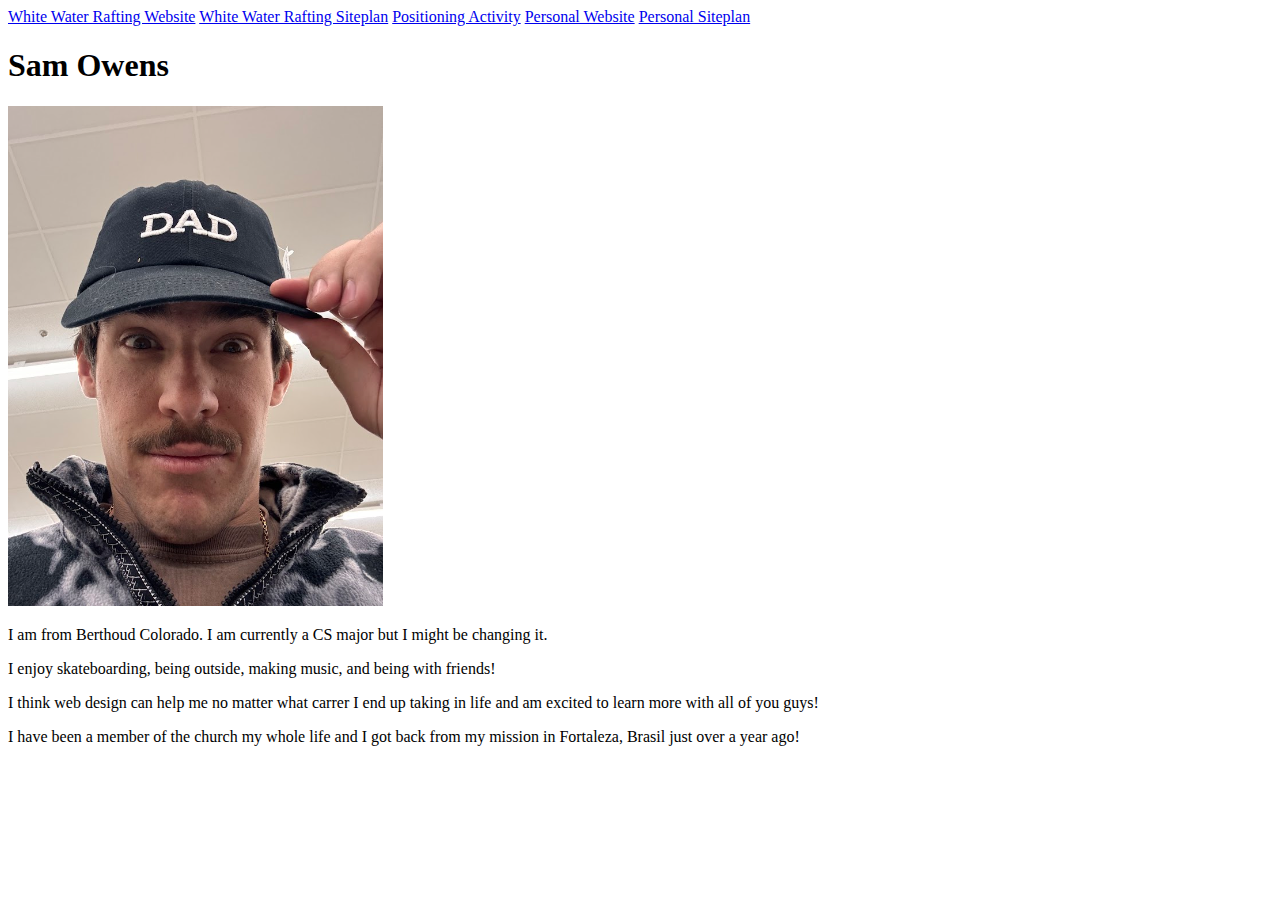
<file: about_me/index.html>
<!DOCTYPE html>
<title>WDD130 | Home</title> 
<nav>
    <a href="wwr/index.html">White Water Rafting Website</a>
    <a href="wwr/site-plan-rafting.html">White Water Rafting Siteplan</a>
    <a href="positioning.html">Positioning Activity</a>
    <a href="#">Personal Website</a>
    <a href="#">Personal Siteplan</a>
</nav>
<html>
<head>
    <title>Sam Owens</title>
</head>
<body>

    <h1> Sam Owens</h1>

    <img src="dadpic.jpg" alt="image of me" height="500">

    <p> I am from Berthoud Colorado. I am currently a CS major but I might be changing it.<p>
   <p >I enjoy skateboarding, being outside, making music, and being with friends!<p>
   <p> I think web design can help me no matter what carrer I end up taking in life and am excited to learn more with all of you guys!<p>
    <p>I have been a member of the church my whole life and I got back from my mission in Fortaleza, Brasil just over a year ago!<p> 
</body>
</file>
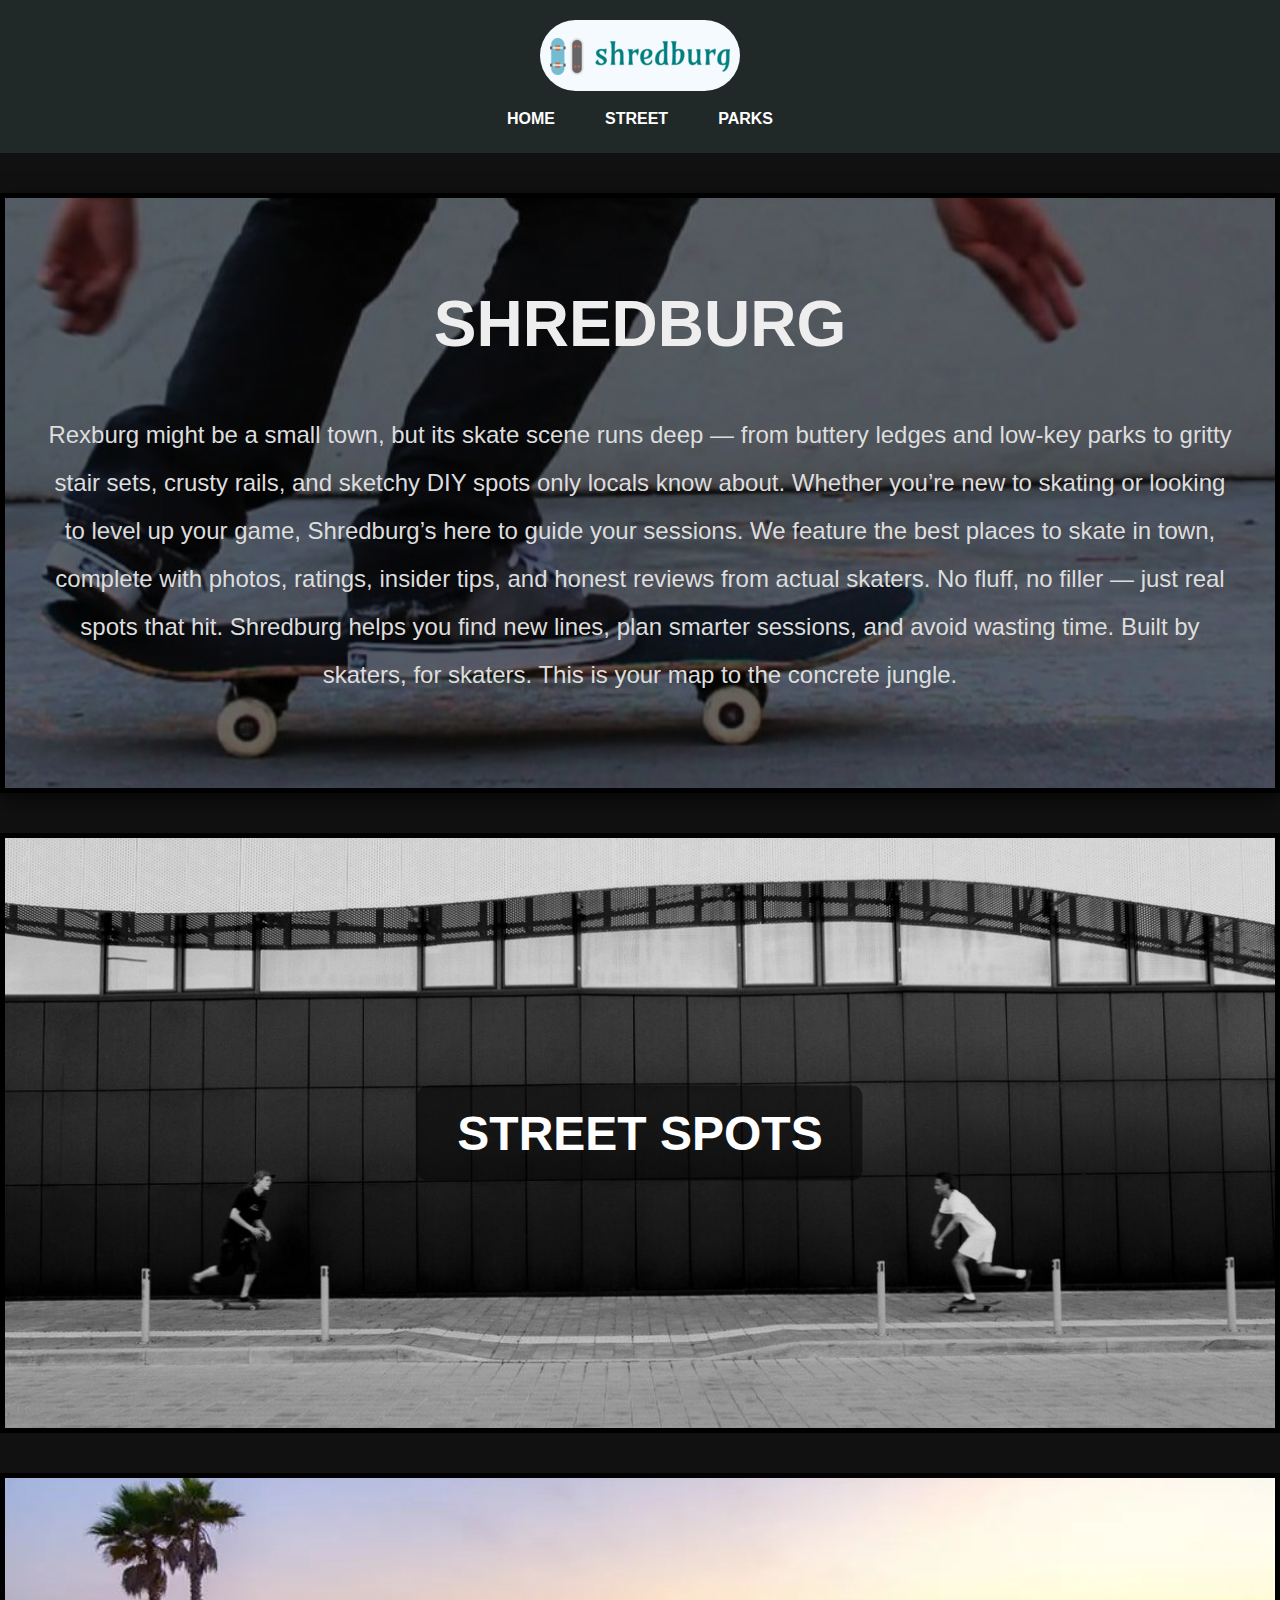
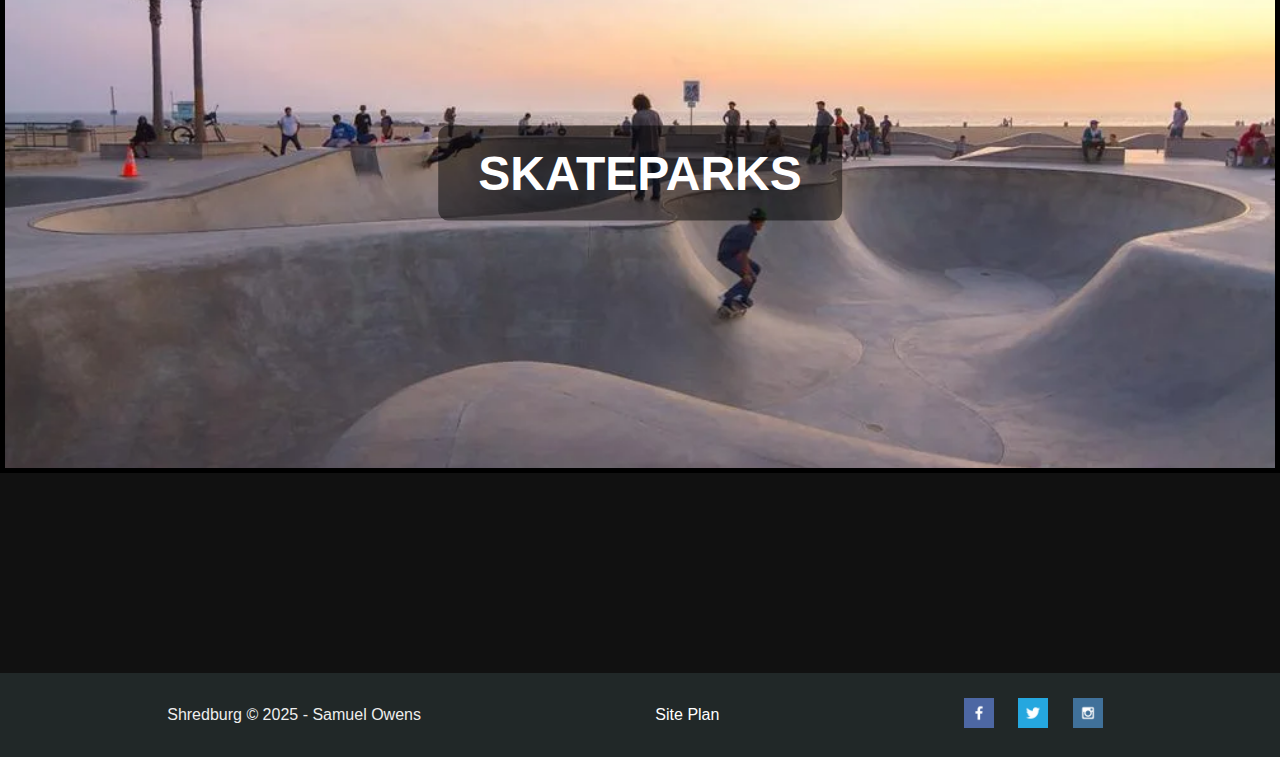
<file: s8/index.html>
<!DOCTYPE html>
<html lang="en">
<head>
  <meta charset="UTF-8" />
  <meta name="viewport" content="width=device-width, initial-scale=1.0"/>
  <title>Shredburd | Home</title>
  <link rel="stylesheet" href="styles/styles.css" />
</head>

<body>
  <header>
    <a id="logo" href="index.html">
      <img class="logo" src="images/shredburg_logo.png" alt="shredburg logo" />
    </a>
    <nav class="links">
      <a id="home" href="index.html">HOME</a>
      <a id="street" href="street.html">STREET</a>
      <a id="parks" href="parks.html">PARKS</a>
    </nav>
  </header>

  <div class="hero-banner">
    <div class="hero-overlay">
      <h1>SHREDBURG</h1>
      <p>
        Rexburg might be a small town, but its skate scene runs deep — from buttery ledges and low-key parks to gritty stair sets, crusty rails, and sketchy DIY spots only locals know about. Whether you’re new to skating or looking to level up your game, Shredburg’s here to guide your sessions.

We feature the best places to skate in town, complete with photos, ratings, insider tips, and honest reviews from actual skaters. No fluff, no filler — just real spots that hit.

Shredburg helps you find new lines, plan smarter sessions, and avoid wasting time. Built by skaters, for skaters. This is your map to the concrete jungle.      </p>
    </div>
  </div>

  <a href="street.html" class="street-banner">
    <img src="images/rsz_landscape_skaters.jpg" alt="Skaters in the street" />
    <h2>STREET SPOTS</h2>
  </a>

  <a href="parks.html" class="selectpark">
    <img src="images/selectpark.webp" alt="skatepark" />
    <h2>SKATEPARKS</h2>
  </a>

  <footer>
    <p>Shredburg &copy; 2025 - Samuel Owens</p>
    <p><a href="site-plan.html">Site Plan</a></p>
    <div class="social">
      <a href="https://facebook.com" target="_blank">
        <img src="images/facebook.png" alt="fb icon" />
      </a>
      <a href="https://twitter.com" target="_blank">
        <img src="images/twitter.png" alt="twitter icon" />
      </a>
      <a href="https://instagram.com" target="_blank">
        <img src="images/instagram.png" alt="instagram icon" />
      </a>
    </div>
  </footer>
</body>
</html>
</file>
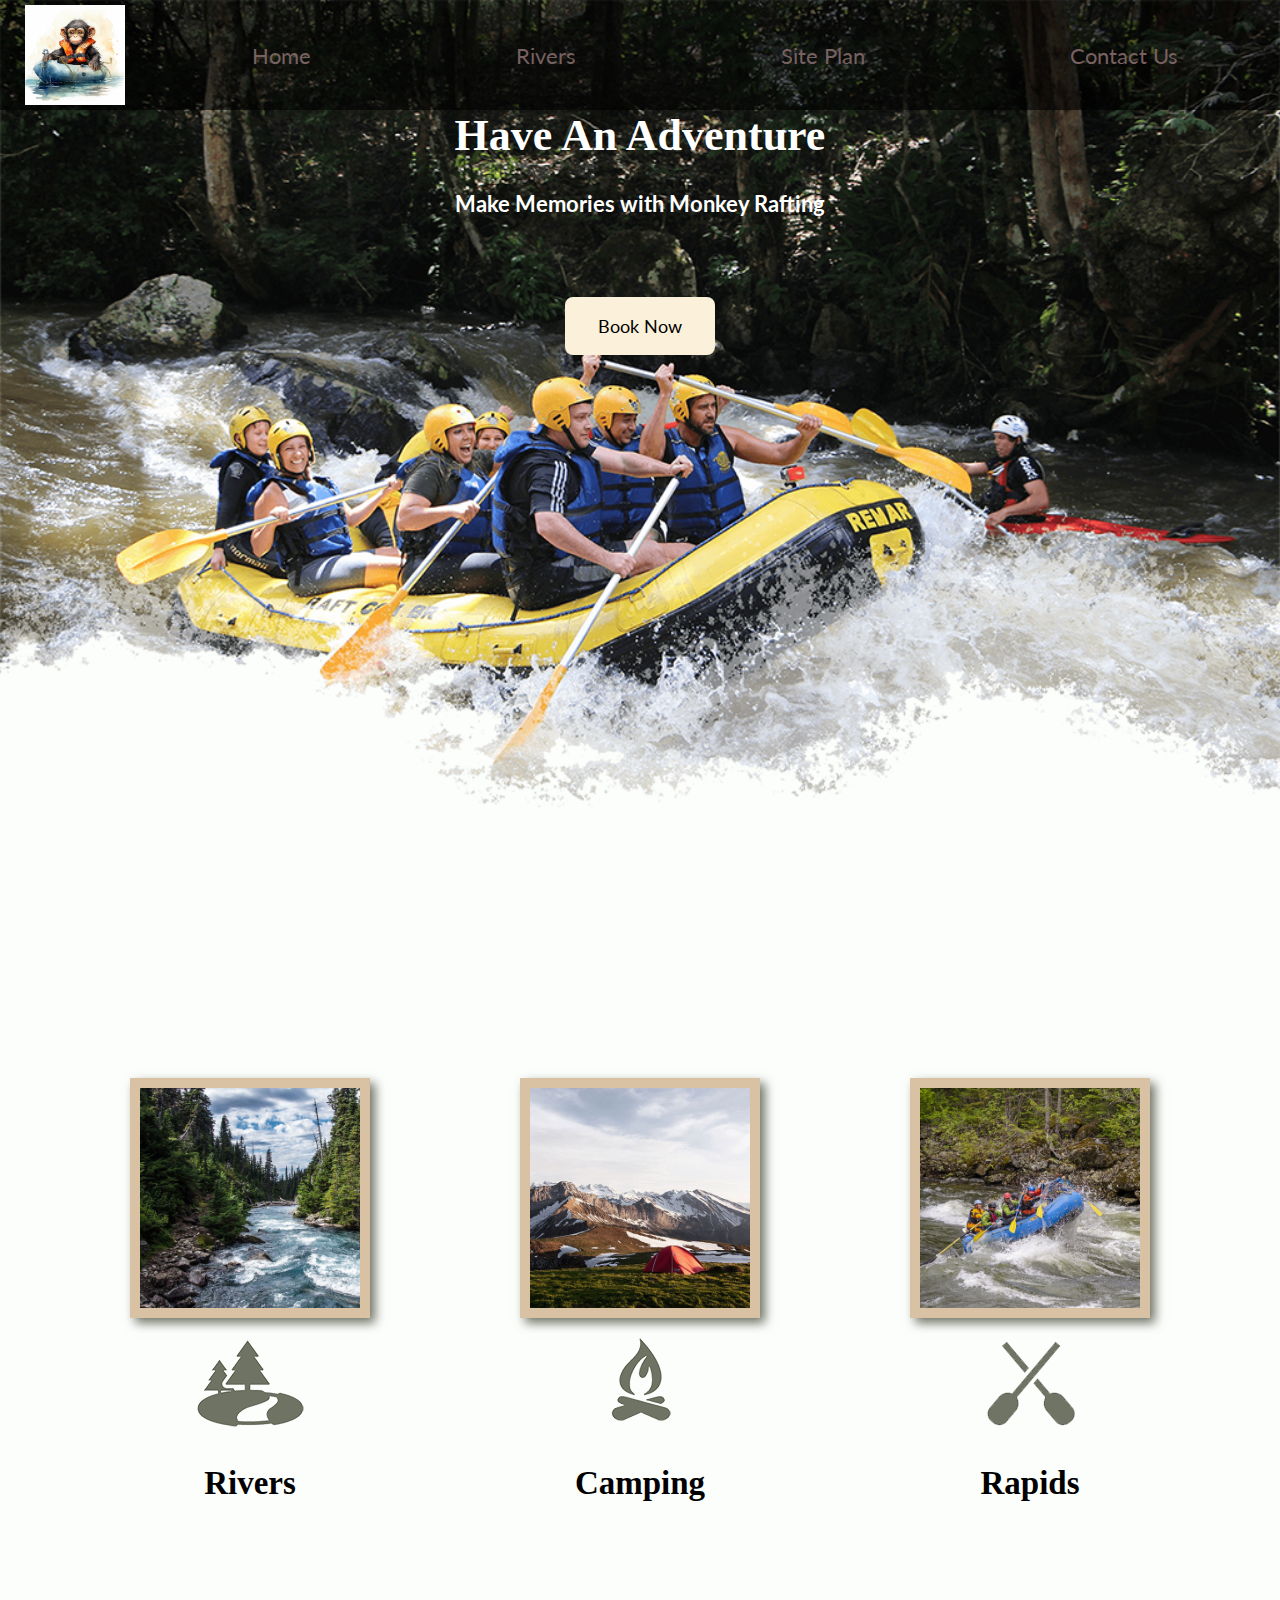
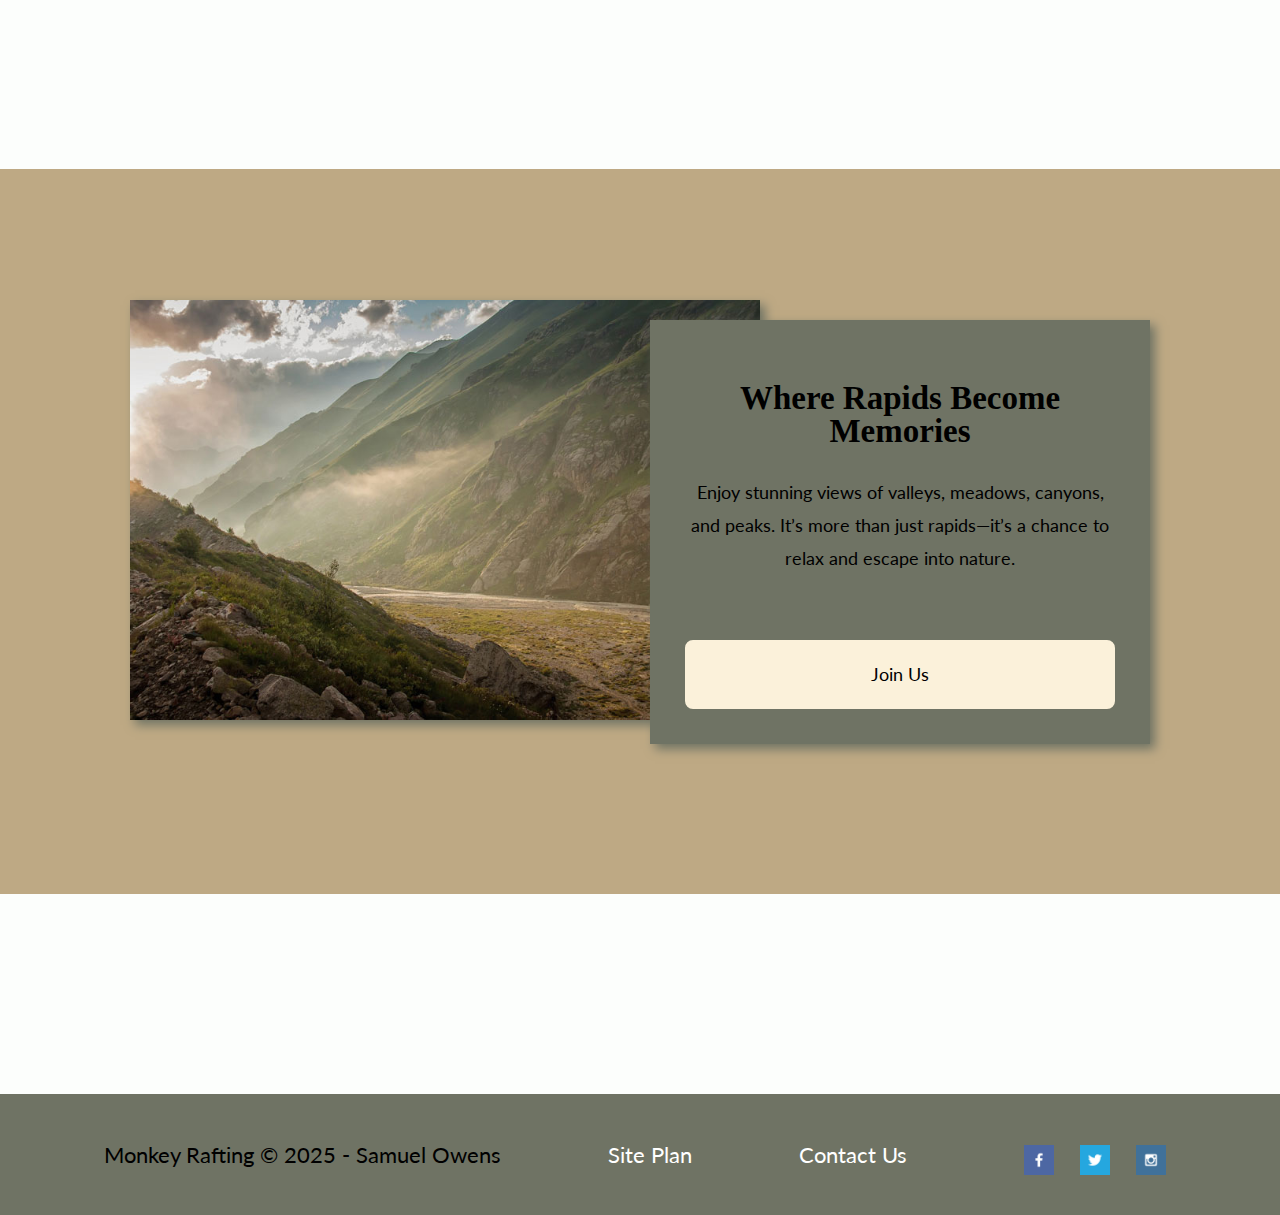
<file: wwr/index.html>
<!DOCTYPE html>
<html lang="en">
<head>
    <meta charset="UTF-8">
    <meta name="viewport" content="width=device-width, initial-scale=1.0">
    <title>Whitewater Rafting Vacations | Monkey Rafting | Home</title>
    <link rel="stylesheet" href="styles/style.css">
</head>

<body>
    <div id="content">
    <header>
        <a id="logo_link" href="index.html">
            <img class="logo_rafting" src="images/logo_rafting.jpg" alt="Monkey Logo" width="100" >
        </a>
        <nav>
            <a href="index.html">Home</a>
            <a href="rivers.html">Rivers</a>
            <a href="site-plan-rafting.html">Site Plan</a>
            <a href="contactus.html">Contact Us </a>
        </nav>
    </header>
    <div id="hero">
        <div id= "hero-box">
            <img id="hero-img" src="images/hero.png" alt="People enjoying white water rafting">
        </div>
        <section id="hero-msg">
            <h1 class="home-title">Have An Adventure</h1>
            <h4>Make Memories with Monkey Rafting </h4>
            <div class='button-box'>
                <a class='book' href="contactus.html">Book Now</a>
            </div>
        </section>

    </div>
    <main class="home-grid"> 
        <section class="rivers-card">
            <img class="card-img" src="images/rivers.jpg" alt="river in forest">
            <img class="icon" src="images/river_icon.png" alt="river icon">
            <h2>Rivers</h2>
        </section>
        <section class="camping-card">
            <img class="card-img" src="images/camping.jpg" alt="tent in mountains">
            <img class="icon" src="images/fire_icon.png" alt="fire icon">
            <h2>Camping</h2>
        </section>
        <section class="rapids-card">
            <img class="card-img" src="images/rapids.jpg" alt="rafting boat">
            <img class="icon" src="images/oars.png" alt="oars icon">
            <h2>Rapids</h2>
        </section>
        <div id="background" ></div>
        <img class="mountains" src="images/mountains.jpg" alt="Misty mountains">
        <section class="msg">
            <h2>Where Rapids Become Memories</h2>
            <p>Enjoy stunning views of valleys, meadows, canyons, and peaks. It’s more than just rapids—it’s a chance to relax and escape into nature. </p>
            <a class='join' href="rivers.html">Join Us</a>
        </section>

    </main>
    
<footer>
    <p>Monkey Rafting &copy; 2025 - Samuel Owens</p>
    <p><a href="site-plan-rafting.html">Site Plan</a></p>
    <p><a href="contactus.html">Contact Us</a></p>
    <div class="social">
        <a href="https://facebook.com" target="_blank"> 
            <img src="images/facebook.png" alt="fb icon">
        </a>
        <a href="https://twitter.com" target="_blank">
            <img src="images/twitter.png" alt="twitter icon">
        </a>
        <a href="https://instagram.com" target="_blank">
            <img src="images/instagram.png" alt="instagram icon">
        </a>
    </div>
</footer>
    
    </div>
</body>
</html>
</file>
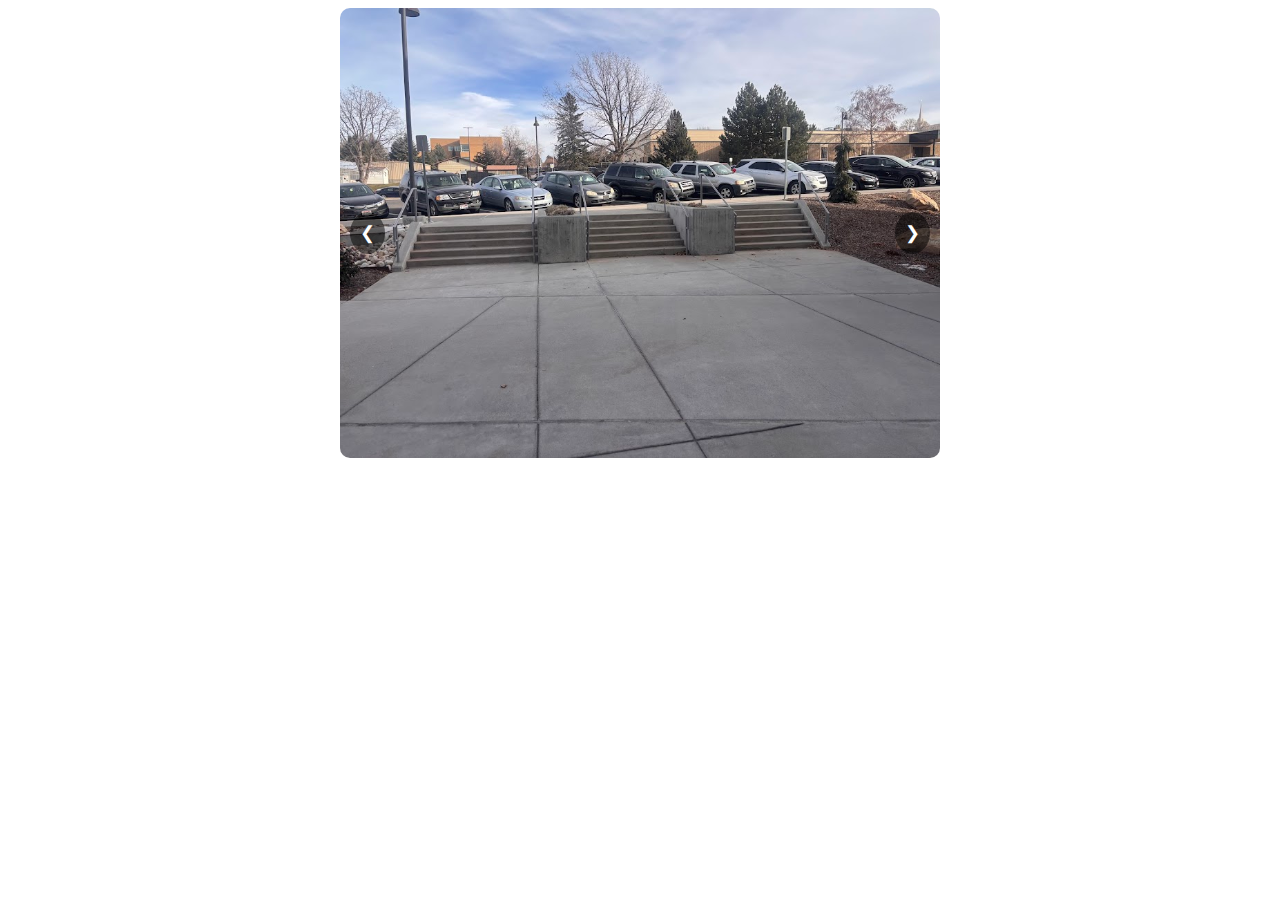
<file: exp.html>
<!DOCTYPE html>
<html lang="en">
<head>
    <meta charset="UTF-8">
    <meta name="viewport" content="width=device-width, initial-scale=1.0">
    <title>Simple Image Slider</title>
    <style>
        .slider-container {
            position: relative;
            max-width: 600px;
            margin: auto;
            overflow: hidden;
        }

        .slides {
            display: flex;
            transition: transform 0.5s ease-in-out;
        }

        .slides img {
            width: 100%;
            border-radius: 10px;
        }

        .prev, .next {
            position: absolute;
            top: 50%;
            transform: translateY(-50%);
            background-color: rgba(0, 0, 0, 0.5);
            color: white;
            border: none;
            padding: 10px;
            cursor: pointer;
            font-size: 18px;
            border-radius: 50%;
        }

        .prev { left: 10px; }
        .next { right: 10px; }
    </style>
</head>
<body>

    <div class="slider-container">
        <div class="slides">
            <img src="s8/images/5-6-7.jpg" alt="Image 1">
            <img src="s8/images/rexburgpark.jpg" alt="Image 2">
            <img src="s8/images/kiwiledge.jpg" alt="Image 3">
        </div>
        <button class="prev" onclick="prevSlide()">&#10094;</button>
        <button class="next" onclick="nextSlide()">&#10095;</button>
    </div>

    <script>
        let currentIndex = 0;
        const slides = document.querySelector('.slides');
        const totalSlides = document.querySelectorAll('.slides img').length;

        function updateSlide() {
            slides.style.transform = `translateX(${-currentIndex * 100}%)`;
        }

        function nextSlide() {
            currentIndex = (currentIndex + 1) % totalSlides;
            updateSlide();
        }

        function prevSlide() {
            currentIndex = (currentIndex - 1 + totalSlides) % totalSlides;
            updateSlide();
        }
    </script>

</body>
</html>
</file>
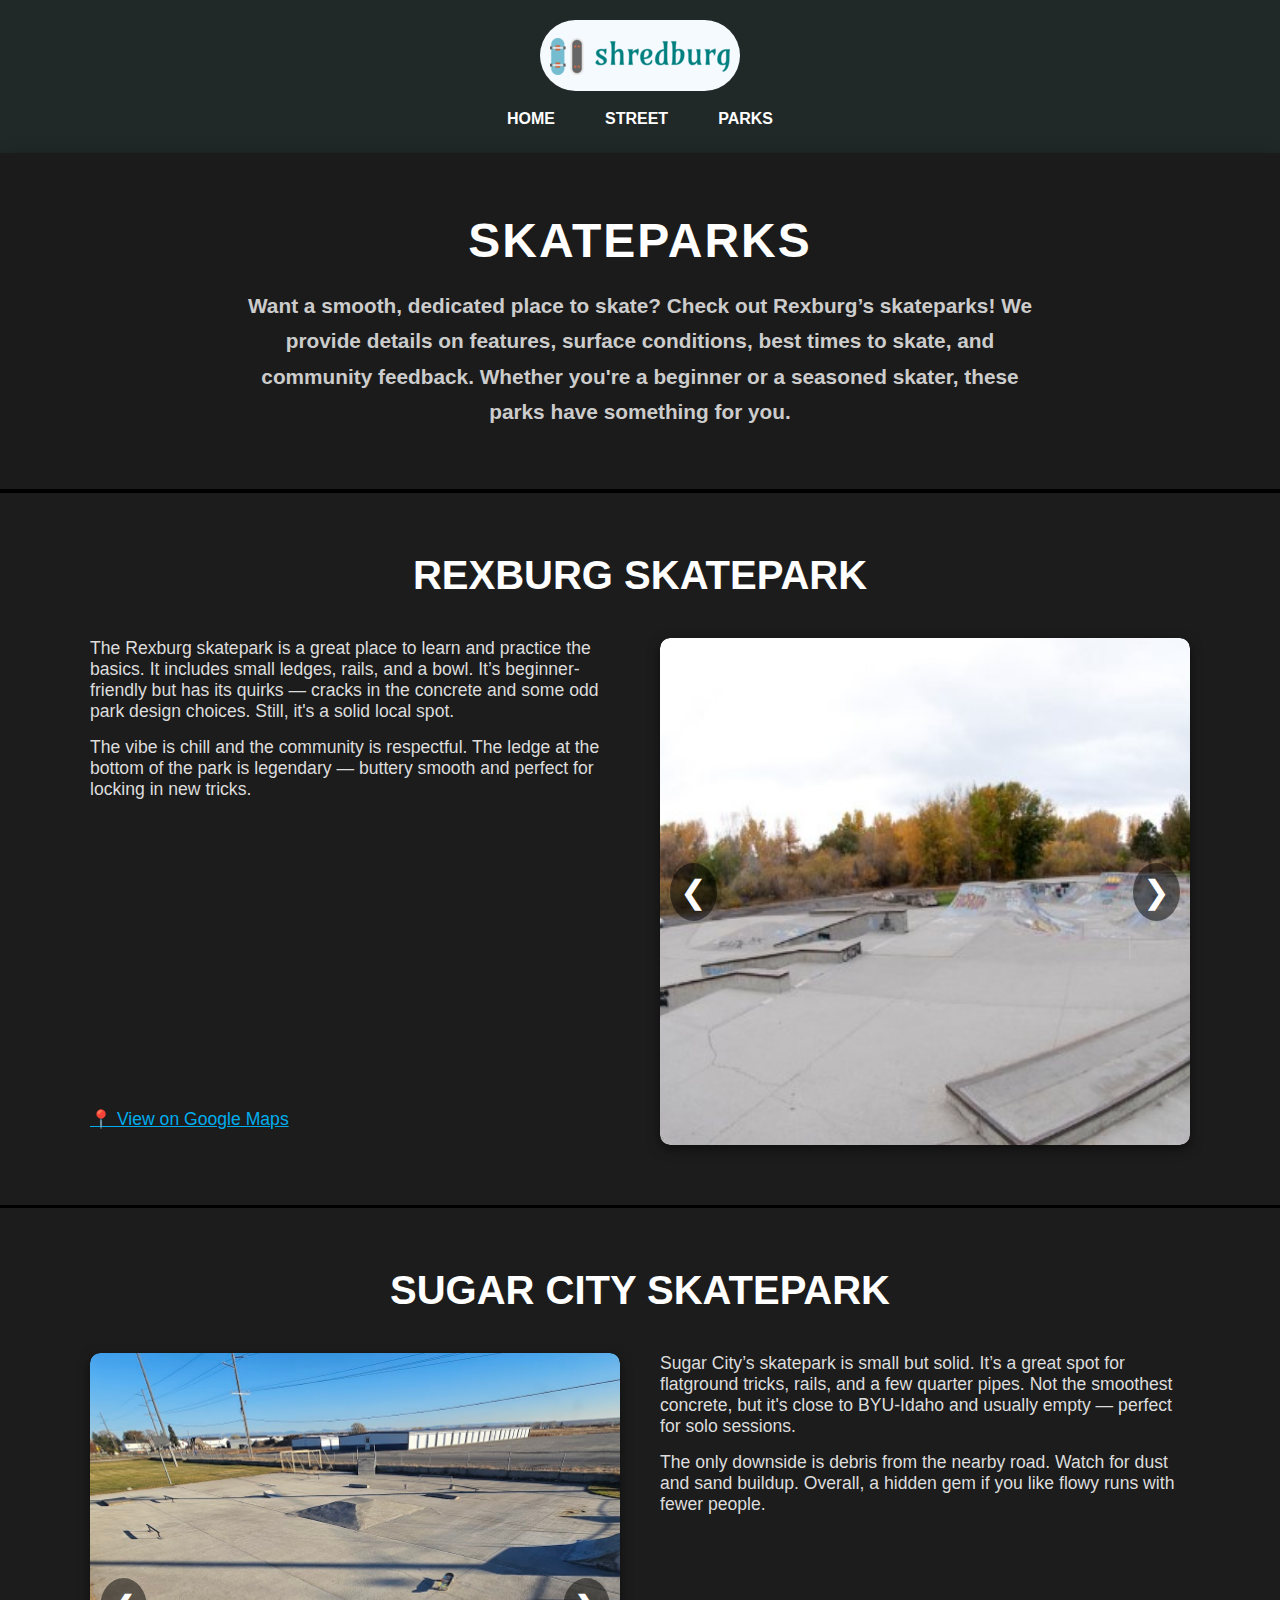
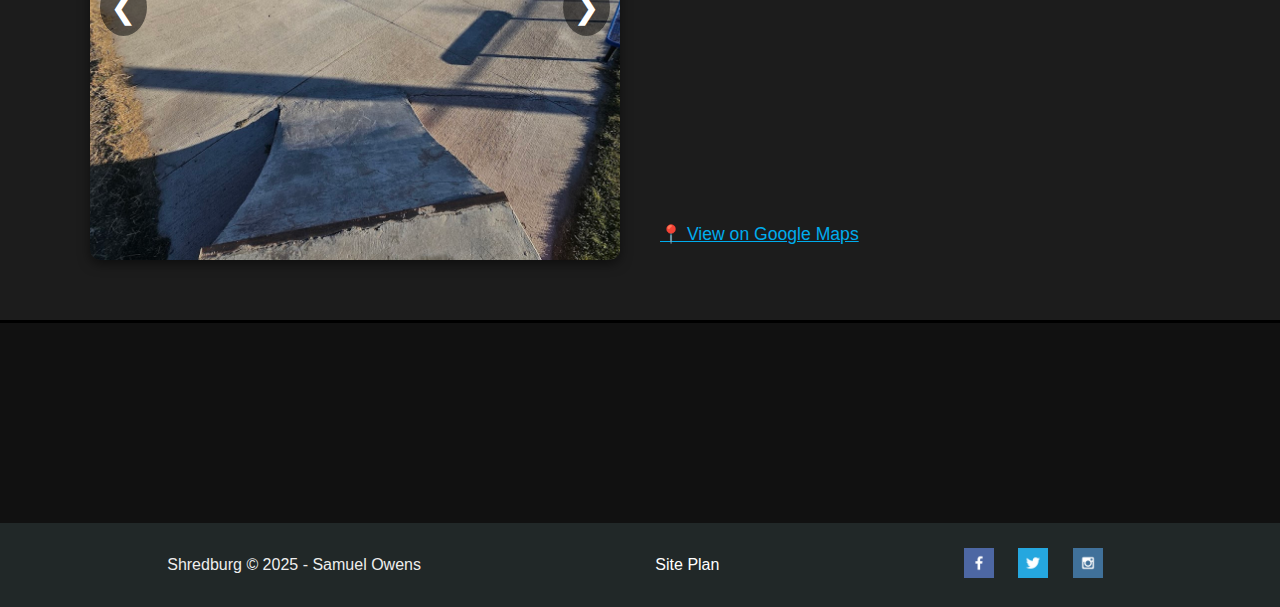
<file: s8/parks.html>
<!DOCTYPE html>
<html lang="en">
<head>
  <meta charset="UTF-8" />
  <meta name="viewport" content="width=device-width, initial-scale=1.0" />
  <title>Shredburd | Parks</title>
  <link rel="stylesheet" href="styles/styles.css" />
</head>

<body>
  <header>
    <a id="logo" href="index.html">
      <img class="logo" src="images/shredburg_logo.png" alt="shredburg logo" />
    </a>
    <nav class="links">
      <a href="index.html">HOME</a>
      <a href="street.html">STREET</a>
      <a href="parks.html">PARKS</a>
    </nav>
  </header>

  <section class="title-street">
    <h1 class="title-1">Skateparks</h1>
    <h4>
      Want a smooth, dedicated place to skate? Check out Rexburg’s skateparks! We provide details on features, surface conditions, best times to skate, and community feedback. Whether you're a beginner or a seasoned skater, these parks have something for you.
    </h4>
  </section>

  <section class="spot-section">
    <h2 class="spot-title">Rexburg Skatepark</h2>
    <div class="spot-container">
      <div class="spot-text">
        <p>
          The Rexburg skatepark is a great place to learn and practice the basics. It includes small ledges, rails, and a bowl. It’s beginner-friendly but has its quirks — cracks in the concrete and some odd park design choices. Still, it's a solid local spot.
        </p>
        <p>
          The vibe is chill and the community is respectful. The ledge at the bottom of the park is legendary — buttery smooth and perfect for locking in new tricks.
        </p>
        <iframe src="https://www.google.com/maps/embed?pb=!1m18!1m12!1m3!1d2878.0176229430313!2d-111.80252402433273!3d43.834732540671645!2m3!1f0!2f0!3f0!3m2!1i1024!2i768!4f13.1!3m3!1m2!1s0x53540bb5954d460b%3A0x3070b904030ad6c9!2sRexburg%20Skatepark!5e0!3m2!1sen!2sus!4v1743707133898!5m2!1sen!2sus" width="400" height="300" style="border:0;" allowfullscreen="" loading="lazy" referrerpolicy="no-referrer-when-downgrade"></iframe>
        <p>
          <a href="https://www.google.com/maps/place/Rexburg+Skatepark/@43.834732,-111.804820" target="_blank">
            📍 View on Google Maps
          </a>
        </p>
      </div>

      <div class="slideshow-container">
        <img class="slide-img3" src="images/rexburgpark.jpg" alt="Rexburg 1">
        <img class="slide-img3" src="images/rex2.jpg" alt="Rexburg 2">
        <img class="slide-img3" src="images/rex3.jpg" alt="Rexburg 3">
        <img class="slide-img3" src="images/rex4.jpg" alt="Rexburg 4">
        <a class="prev" onclick="changeSlide3(-1)">&#10094;</a>
        <a class="next" onclick="changeSlide3(1)">&#10095;</a>
      </div>
    </div>
  </section>

  <section class="spot-section">
    <h2 class="spot-title">Sugar City Skatepark</h2>
    <div class="spot-container">
      <div class="slideshow-container">
        <img class="slide-img4" src="images//sugatcity.jpg" alt="Sugar 1">
        <img class="slide-img4" src="images/sugar2.png" alt="Sugar 2">
        
        <a class="prev" onclick="changeSlide4(-1)">&#10094;</a>
        <a class="next" onclick="changeSlide4(1)">&#10095;</a>
      </div>

      <div class="spot-text">
        <p>
          Sugar City’s skatepark is small but solid. It’s a great spot for flatground tricks, rails, and a few quarter pipes. Not the smoothest concrete, but it's close to BYU-Idaho and usually empty — perfect for solo sessions.
        </p>
        <p>
          The only downside is debris from the nearby road. Watch for dust and sand buildup. Overall, a hidden gem if you like flowy runs with fewer people.
        </p>
        <iframe src="https://www.google.com/maps/embed?pb=!1m18!1m12!1m3!1d719.0848058972009!2d-111.75814623039338!3d43.8695227650225!2m3!1f0!2f0!3f0!3m2!1i1024!2i768!4f13.1!3m3!1m2!1s0x5353f70068626fb7%3A0x9df82d2d30c355b1!2sSugar%20City%20Skate%20Park!5e0!3m2!1sen!2sus!4v1743707101738!5m2!1sen!2sus" width="400" height="300" style="border:0;" allowfullscreen="" loading="lazy" referrerpolicy="no-referrer-when-downgrade"></iframe>
        <p>
          <a href="https://www.google.com/maps/place/Sugar+City+Skate+Park/@43.869526,-111.760077" target="_blank">
            📍 View on Google Maps
          </a>
        </p>
      </div>
    </div>
  </section>

<footer>
    <p>Shredburg &copy; 2025 - Samuel Owens</p>
    <p><a href="site-plan.html">Site Plan</a></p>
    <div class="social">
      <a href="https://facebook.com" target="_blank">
        <img src="images/facebook.png" alt="fb icon" />
      </a>
      <a href="https://twitter.com" target="_blank">
        <img src="images/twitter.png" alt="twitter icon" />
      </a>
      <a href="https://instagram.com" target="_blank">
        <img src="images/instagram.png" alt="instagram icon" />
      </a>
    </div>
  </footer>

  <script>
    let slideIndex3 = 0;
    const slides3 = document.querySelectorAll(".slide-img3");
    function showSlide3(index) {
      slides3.forEach(slide => slide.style.display = "none");
      slides3[index].style.display = "block";
    }
    function changeSlide3(n) {
      slideIndex3 = (slideIndex3 + n + slides3.length) % slides3.length;
      showSlide3(slideIndex3);
    }
    showSlide3(slideIndex3);

  
    let slideIndex4 = 0;
    const slides4 = document.querySelectorAll(".slide-img4");
    function showSlide4(index) {
      slides4.forEach(slide => slide.style.display = "none");
      slides4[index].style.display = "block";
    }
    function changeSlide4(n) {
      slideIndex4 = (slideIndex4 + n + slides4.length) % slides4.length;
      showSlide4(slideIndex4);
    }
    showSlide4(slideIndex4);
  </script>
</body>
</html>
</file>
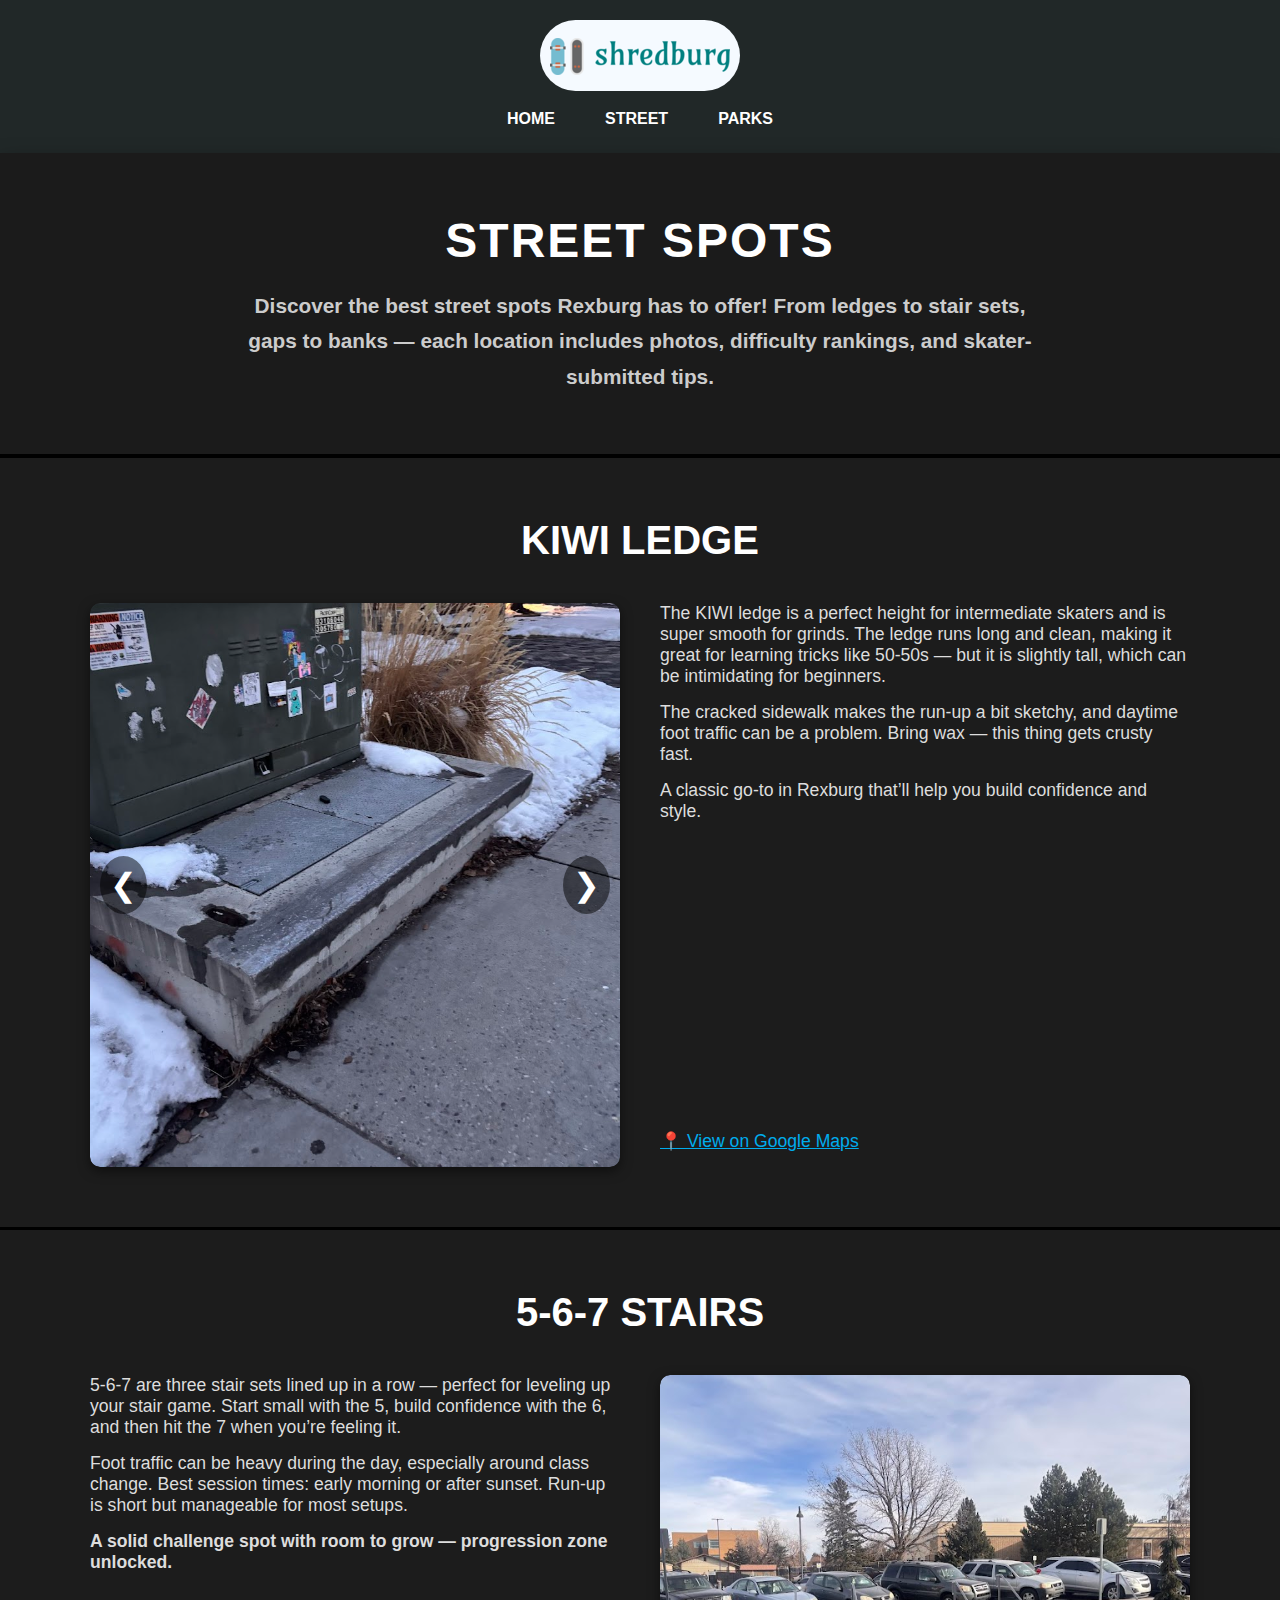
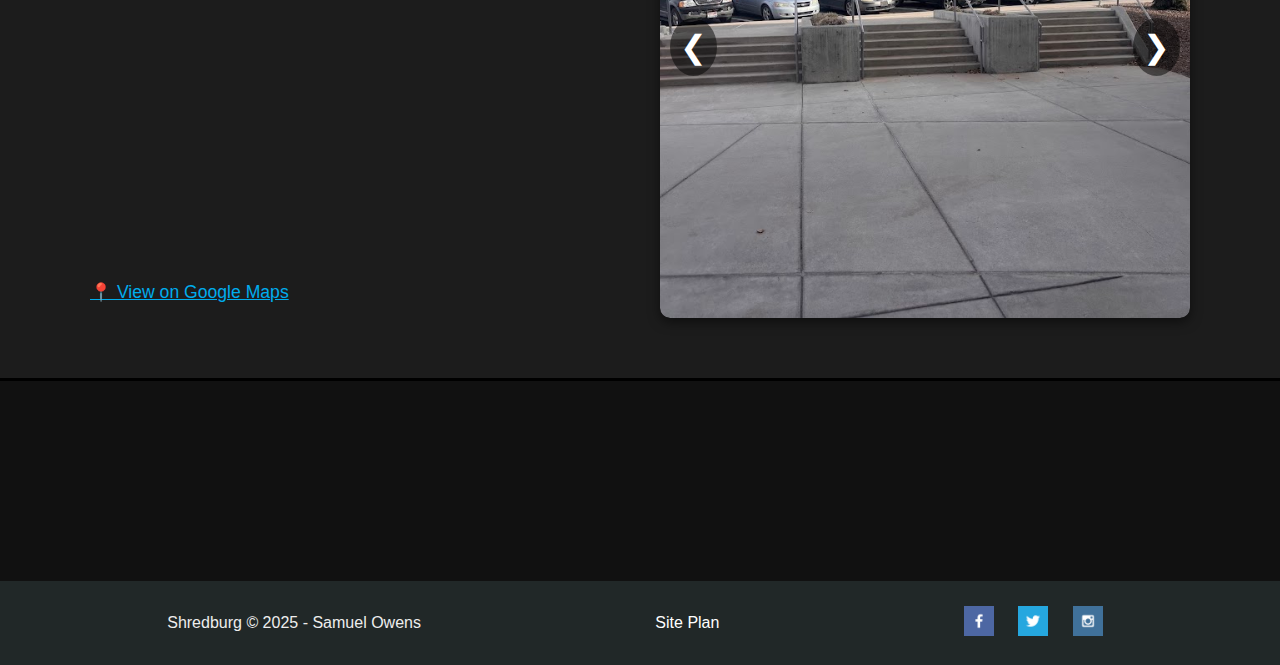
<file: s8/street.html>
<!DOCTYPE html>
<html lang="en">
<head>
  <meta charset="UTF-8" />
  <meta name="viewport" content="width=device-width, initial-scale=1.0"/>
  <title>Shredburd | Street</title>
  <link rel="stylesheet" href="styles/styles.css" />
</head>

<body>
  <header>
    <a id="logo" href="index.html">
      <img class="logo" src="images/shredburg_logo.png" alt="shredburg logo" />
    </a>
    <nav class="links">
      <a id="home" href="index.html">HOME</a>
      <a id="street" href="street.html">STREET</a>
      <a id="parks" href="parks.html">PARKS</a>
    </nav>
  </header>

  <section class="title-street">
    <h1 class="title-1">Street Spots</h1>
    <h4>
      Discover the best street spots Rexburg has to offer! From ledges to stair sets, gaps to banks — each location includes photos, difficulty rankings, and skater-submitted tips.
    </h4>
  </section>

  <section class="spot-section">
    <h2 class="spot-title">KIWI LEDGE</h2>
    <div class="spot-container">
     
      <div class="slideshow-container">
        <img class="slide-img" src="images/kiwiledge.jpg" alt="Kiwi ledge 1">
        <img class="slide-img" src="images/kiwi2.jpg" alt="Kiwi ledge 2">
        <img class="slide-img" src="images/kiwi3.png" alt="Kiwi ledge 3">
      
        
        <a class="prev" onclick="changeSlide(-1)">&#10094;</a>
        <a class="next" onclick="changeSlide(1)">&#10095;</a>
      </div>

      <div class="spot-text">
      
        <p>
          The KIWI ledge is a perfect height for intermediate skaters and is super smooth for grinds. The ledge runs long and clean, making it great for learning tricks like 50-50s — but it is slightly tall, which can be intimidating for beginners.
        </p>
        <p>
          The cracked sidewalk makes the run-up a bit sketchy, and daytime foot traffic can be a problem. Bring wax — this thing gets crusty fast.
        </p>
        <p>A classic go-to in Rexburg that’ll help you build confidence and style.</p>
    
       
        <iframe src="https://www.google.com/maps/embed?pb=!1m17!1m12!1m3!1d2605.015153569171!2d-111.7904360243334!3d43.821920541502905!2m3!1f0!2f0!3f0!3m2!1i1024!2i768!4f13.1!3m2!1m1!2zNDPCsDQ5JzE4LjkiTiAxMTHCsDQ3JzE2LjMiVw!5e1!3m2!1sen!2sus!4v1743611660287!5m2!1sen!2sus" width="400" height="300" style="border:0;" allowfullscreen="" loading="lazy" referrerpolicy="no-referrer-when-downgrade"></iframe>
        <p>
          <a href="https://www.google.com/maps/place/43.821908,-111.787865" target="_blank">
            📍 View on Google Maps
          </a>
        </p>
      </div>
    </div>
  </section>
  
  

  <section class="spot-section">
    <h2 class="spot-title">5-6-7 STAIRS</h2>
  
    <div class="spot-container reverse-grid">
      <div class="spot-text">
        <p>
          5-6-7 are three stair sets lined up in a row — perfect for leveling up your stair game. Start small with the 5, build confidence with the 6, and then hit the 7 when you’re feeling it.
        </p>
        <p>
          Foot traffic can be heavy during the day, especially around class change. Best session times: early morning or after sunset. Run-up is short but manageable for most setups.
        </p>
        <p><strong>A solid challenge spot with room to grow — progression zone unlocked.</strong></p>
  
        <iframe src="https://www.google.com/maps/embed?pb=!1m17!1m12!1m3!1d695.6680781406112!2d-111.78404626406056!3d43.81451238977787!2m3!1f0!2f0!3f0!3m2!1i1024!2i768!4f13.1!3m2!1m1!2zNDPCsDQ4JzUyLjQiTiAxMTHCsDQ3JzAyLjUiVw!5e1!3m2!1sen!2sus!4v1743613728292!5m2!1sen!2sus" width="400" height="300" style="border:0;" allowfullscreen="" loading="lazy" referrerpolicy="no-referrer-when-downgrade"></iframe>
  
        <p>
          <a href="https://www.google.com/maps/place/43.81454356191361,-111.78403843289233" target="_blank">
            📍 View on Google Maps
          </a>
        </p>
      </div>
  
      <div class="slideshow-container">
        <img class="slide-img2" src="images/5-6-7.jpg" alt="567 view 1">
        <img class="slide-img2" src="images/5672.jpg" alt="567 view 2">
        <img class="slide-img2" src="images/5673.jpg" alt="567 view 3">
  
        <a class="prev" onclick="changeSlide2(-1)">&#10094;</a>
        <a class="next" onclick="changeSlide2(1)">&#10095;</a>
      </div>
    </div>
  </section>
  

  <footer>
    <p>Shredburg &copy; 2025 - Samuel Owens</p>
    <p><a href="site-plan.html">Site Plan</a></p>
    <div class="social">
      <a href="https://facebook.com" target="_blank">
        <img src="images/facebook.png" alt="fb icon" />
      </a>
      <a href="https://twitter.com" target="_blank">
        <img src="images/twitter.png" alt="twitter icon" />
      </a>
      <a href="https://instagram.com" target="_blank">
        <img src="images/instagram.png" alt="instagram icon" />
      </a>
    </div>
  </footer>
</body>
</html>

<script>
  let slideIndex = 0;
  const slides = document.querySelectorAll(".slide-img");

  function showSlide(index) {
    slides.forEach(slide => slide.style.display = "none");
    slides[index].style.display = "block";
  }

  function changeSlide(n) {
    slideIndex = (slideIndex + n + slides.length) % slides.length;
    showSlide(slideIndex);
  }

  showSlide(slideIndex);
</script>

<script>
  let slideIndex2 = 0;
  const slides2 = document.querySelectorAll(".slide-img2");

  function showSlide2(index) {
    slides2.forEach(slide => slide.style.display = "none");
    slides2[index].style.display = "block";
  }

  function changeSlide2(n) {
    slideIndex2 = (slideIndex2 + n + slides2.length) % slides2.length;
    showSlide2(slideIndex2);
  }

  showSlide2(slideIndex2);
</script>
</file>
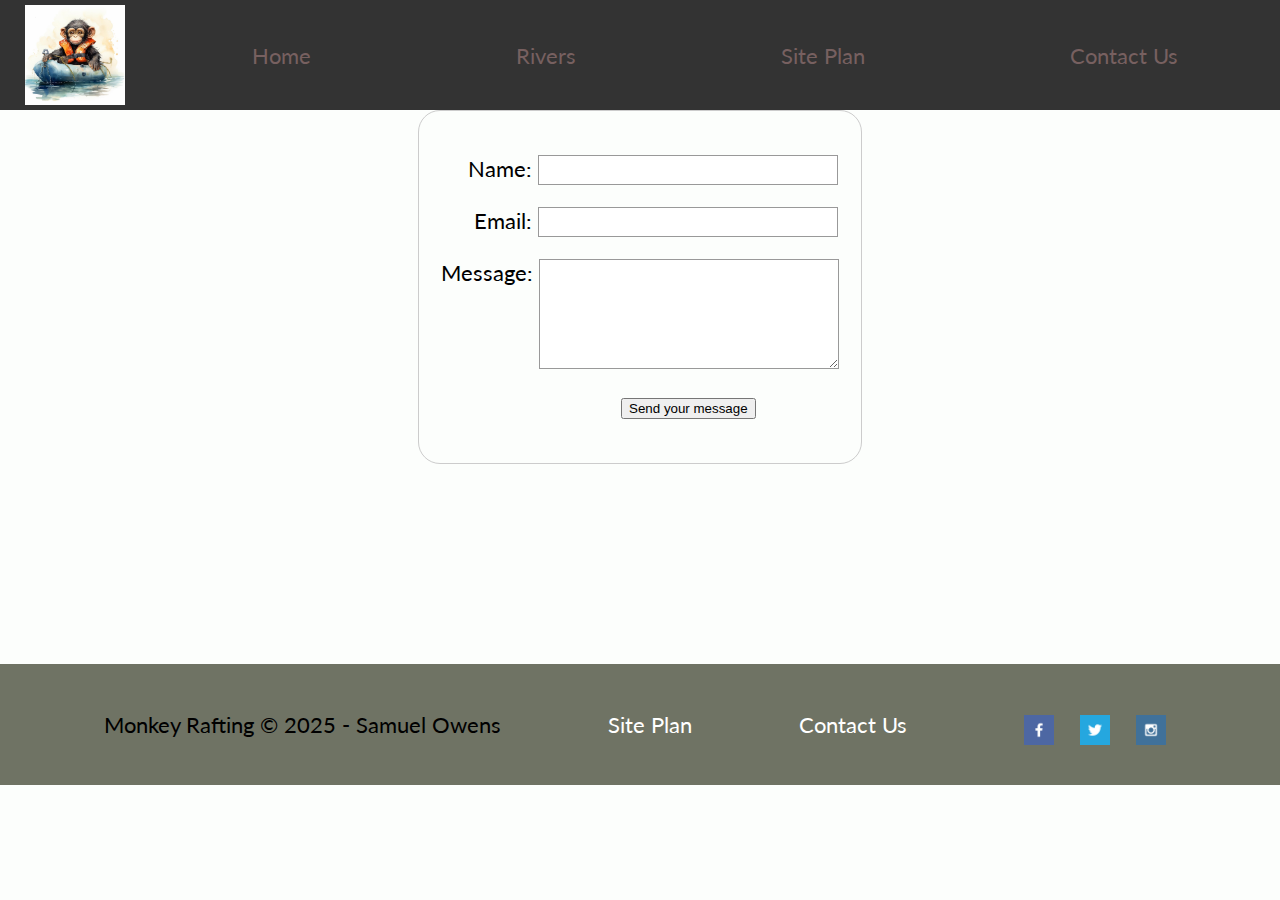
<file: wwr/contactus.html>
<!DOCTYPE html>
<html lang="en">
<head class="contact">
    <meta charset="UTF-8">
    <meta name="viewport" content="width=device-width, initial-scale=1.0">
    <title>Whitewater Rafting Vacations | Monkey Rafting | Home</title>
    <link rel="stylesheet" href="styles/style.css">
</head>

<body>
    <div id="content">
    <header class="go">
        <a id="logo_link" href="index.html">
            <img class="logo_rafting" src="images/logo_rafting.jpg" alt="Monkey Logo" width="100" >
        </a>
        <nav>
            <a href="index.html">Home</a>
            <a href="rivers.html">Rivers</a>
            <a href="site-plan-rafting.html">Site Plan</a>
            <a href="contactus.html">Contact Us </a>
        </nav>
    </header>
</div>



<main>


    <form action="/my-handling-form-page" method="post">
        <p>
          <label for="name">Name:</label>
          <input type="text" id="name" name="user_name" />
        </p>
        <p>
          <label for="mail">Email:</label>
          <input type="email" id="mail" name="user_email" />
        </p>
        <p>
          <label for="msg">Message:</label>
          <textarea id="msg" name="user_message"></textarea>
        </p>
        <p class="button">
            <button type="submit">Send your message</button>
          </p>
            
      </form>

</main>      
    



<footer>
    <p>Monkey Rafting &copy; 2025 - Samuel Owens</p>
    <p><a href="site-plan-rafting.html">Site Plan</a></p>
    <p><a href="contactus.html">Contact Us</a></p>
    <div class="social">
        <a href="https://facebook.com" target="_blank"> 
            <img src="images/facebook.png" alt="fb icon">
        </a>
        <a href="https://twitter.com" target="_blank">
            <img src="images/twitter.png" alt="twitter icon">
        </a>
        <a href="https://instagram.com" target="_blank">
            <img src="images/instagram.png" alt="instagram icon">
        </a>
    </div>
</footer>
    
</html>
</file>
<file: s8/styles/styles.css>
*, *::before, *::after {
  box-sizing: border-box;
}

body, h1, h2, p, a {
  margin: 0;
  padding: 0;
  font-family: 'Arial', sans-serif;
}

body {
  background-color: #111;
  color: #eee;
}

header {
  display: flex;
  flex-direction: column;
  align-items: center;
  padding: 20px 0;
  background-color: #212828;
  color: white;
}

.logo {
  width: 200px;
  height: auto;
  border-radius: 50px;
}

nav.links {
  display: flex;
  gap: 30px;
  justify-content: center;
  margin-top: 10px;
}

nav.links a {
  text-decoration: none;
  color: white;
  font-weight: bold;
  padding: 5px 10px;
  transition: background-color 0.3s ease, color 0.3s ease;
}

nav.links a:hover {
  background-color: white;
  color: black;
  border-radius: 5px;
}

.hero-banner {
  position: relative;
  display: block;
  width: 100%;
  height: 600px;
  background-image: url('../images/titleimg.jpg');
  background-size: cover;
  background-position: center;
  border: 5px solid black;
  margin-top: 40px;
  box-shadow: 0 8px 20px rgba(0, 0, 0, 0.6);
}

.hero-overlay {
  position: absolute;
  inset: 0;
  background: rgba(0, 0, 0, 0.6);
  display: flex;
  flex-direction: column;
  justify-content: center;
  align-items: center;
  padding: 40px;
  text-align: center;
}

.hero-overlay h1 {
  font-size: 4rem;
  margin-bottom: 50px;
}

.hero-overlay p {
  font-size: 1.5rem;
  line-height: 2;
  color: #ddd;
}

.title-street {
  background-color: #1b1b1b;
  color: white;
  text-align: center;
  padding: 60px 20px;
  border-bottom: 4px solid black;
  box-shadow: 0 8px 20px rgba(0, 0, 0, 0.4);
}

.title-street .title-1 {
  font-size: 3rem;
  font-family: 'Bebas Neue', sans-serif;
  letter-spacing: 2px;
  margin-bottom: 20px;
  text-transform: uppercase;
}

.title-street h4 {
  font-size: 1.3rem;
  line-height: 1.7;
  max-width: 800px;
  margin: 0 auto;
  color: #ccc;
}

.spot-section {
  background-color: #1c1c1c;
  padding: 60px 20px;
  border-bottom: 3px solid black;
}

.spot-title {
  text-align: center;
  font-size: 2.5rem;
  font-family: 'Bebas Neue', sans-serif;
  text-transform: uppercase;
  color: white;
  margin-bottom: 40px;
}

.spot-container {
  display: grid;
  grid-template-columns: 1fr 1fr;
  gap: 40px;
  max-width: 1100px;
  margin: 0 auto;
  align-items: center;
}

.spot-text p {
  font-size: 1.1rem;
  color: #ddd;
  margin-bottom: 15px;
}

.spot-text iframe {
  width: 100%;
  height: 250px;
  border-radius: 8px;
  margin: 20px 0;
  border: 3px solid #333;
}

.spot-text a {
  color: #00aced;
  text-decoration: underline;
}

.spot-text a:hover {
  text-decoration: none;
}

.slideshow-container {
  position: relative;
  width: 100%;
  height: 100%;
  max-width: 600px;
  aspect-ratio: 4 / 3;
  overflow: hidden;
  border-radius: 10px;
  box-shadow: 0 4px 12px rgba(0, 0, 0, 0.5);
}

.slide-img,
.slide-img2,
.slide-img3,
.slide-img4 {
  display: none;
  width: 100%;
  height: 100%;
  object-fit: cover;
  border-radius: 10px;
}

.prev, .next {
  position: absolute;
  top: 50%;
  transform: translateY(-50%);
  color: white;
  font-size: 2rem;
  padding: 10px;
  cursor: pointer;
  background: rgba(0, 0, 0, 0.5);
  border-radius: 50%;
  user-select: none;
}

.prev {
  left: 10px;
}
.next {
  right: 10px;
}

.prev:hover, .next:hover {
  background: rgba(0, 0, 0, 0.8);
}

.street-banner, .selectpark {
  position: relative;
  display: block;
  width: 100%;
  height: 600px;
  border: 5px solid black;
  text-decoration: none;
  color: white;
  overflow: hidden;
  margin-top: 40px;
}

.street-banner img, .selectpark img {
  width: 100%;
  height: 100%;
  object-fit: cover;
}

.street-banner h2, .selectpark h2 {
  position: absolute;
  top: 50%;
  left: 50%;
  transform: translate(-50%, -50%);
  font-size: 3rem;
  background: rgba(0, 0, 0, 0.5);
  padding: 20px 40px;
  border-radius: 10px;
  text-align: center;
}

.street-banner:hover h2, .selectpark:hover h2 {
  background: rgba(0, 0, 0, 0.7);
  transform: translate(-50%, -50%) scale(1.05);
  transition: 0.3s ease;
}

footer {
  background-color: #212828;
  padding: 25px 50px;
  margin-top: 200px;
  display: flex;
  justify-content: space-around;
  align-items: center;
  flex-wrap: wrap;
  text-align: center;
}

footer a {
  color: white;
  text-decoration: none;
}

footer a:hover {
  text-decoration: underline;
}

.social img {
  width: 30px;
  height: auto;
  margin: 0 10px;
}

@media (max-width: 768px) {
  .spot-container {
    grid-template-columns: 1fr;
    text-align: center;
  }

  .spot-text iframe {
    height: 200px;
  }

  .slideshow-container {
    max-width: 100%;
    aspect-ratio: auto;
  }

  nav.links {
    flex-direction: column;
    gap: 15px;
  }

  footer {
    flex-direction: column;
    gap: 10px;
  }
}
</file>
<file: wwr/styles/style.css>
@import url('https://fonts.googleapis.com/css2?family=IM+Fell+French+Canon&family=Lato:ital,wght@0,400;0,700;1,400&display=swap');

body {
    background-color: #FCFEFC;
    font-family: 'Lato', Verdana, Geneva, sans-serif;
    font-size: 22px;
    margin: 0;
    padding: 0;
    text-align: center;
}

header {
    display: grid;
    grid-template-columns: 150px auto;
    align-items: center;
    background-color: rgba(0, 0, 0, 0.6); 
    width: 100%;
    border: none;
    position: relative;
    z-index: 100;
}


h1, h2, .home-title, .msg h2 {
    font-family: 'IM Fell French Canon', Georgia, serif;
    
}

.home-title {
    font-size: 2em;
    margin-top: 10px;
}

.book, .join {
    font-size: 18px;
    color:black;
    padding: 15px 30px;
    text-decoration: none;
    margin-top: 50px;
    border-radius: 8px;
    border: 3px solid #FBF1DA;
    background-color: #FBF1DA;
}

.msg p {
    font-size: 0.8em;
    padding-bottom: 15px;
}

.msg {
    background-color: #6f7364;
    text-align: center;
    line-height: 1.5em;
    padding: 35px;
}

nav {
    text-align: center;
    display: flex;
    justify-content: space-around;
}

nav a {
    display: inline-block;
    padding: 35px;
    color: #776060;
    text-decoration: none;
}

nav a:hover {
    background-color: black;
    color: #d9c2a3;
}

.button-box, .join {
    display: flex;
    justify-content: center;
}


#logo_link {
    padding-top: 5px;
    padding-top: 5px;
    justify-self: center;
    align-self: center;
}

.icon {
    padding-top: 10px;
    border-radius: 10px;
}

footer {
    padding: 25px 50px;
    margin-top: 200px;
}

footer .social img {
    padding-top: 15px;
}

.rivers-card, .camping-card, .rapids-card {
    margin: 200px 0;
}

.card-img {
    border: 10px solid black;
}

main section img {
    box-sizing: border-box;
}

#background {
    height: 725px;
    background-color: #BEA984;
}

#hero{
    display:grid;
    grid-template-columns: 1fr 3fr 1fr;
    margin-top: -110px; 
}
#hero-box {
    grid-column: 1/4;
    grid-row: 1/3;
    z-index: -1;
}
#hero-img {
    width: 100%;
  }
    
#hero-msg {
    grid-column: 2/3;
    grid-row: 1/2;
    margin-top: 100px;
}
#hero-msg h4 {
    color: white;
}
#hero-msg h1 {
    color: white;
}

.home-grid {
    display: grid;
    grid-template-columns: repeat(10, 1fr); 
    gap: 20px;
}

.card-img, .mountains {
    width: 100%;
}
.rivers-card {
    grid-column: 2/4;
    grid-row: 2/3;
}

.camping-card {
    grid-column: 5/7;
    grid-row: 2/3;
}

.rapids-card {
    grid-column: 8/10;
    grid-row: 2/3;
}

#background {
    grid-column: 1/11;
    grid-row: 4/9;
}

.mountains {
    grid-column: 2/7;
    grid-row: 5/8;
    box-shadow: 5px 5px 10px #6f7364;
}

.msg {
    grid-column: 6/10;
    grid-row: 6/7;
    background-color: #6f7364;
    padding: 35px;
    box-shadow: 5px 5px 10px #6f7364;
}

.card-img {
    border: 10px solid #d9c2a3;
    transition: transform 0.5s;
    box-shadow: 5px 5px 10px #6f7364;
}

.card-img:hover {
    opacity: 0.6;
    transform: scale(1.1);
}

footer {
    background-color: #6f7364;
    padding: 25px 50px;
    margin-top: 200px;
    display: flex;
    justify-content: space-around;
    align-items: center;
}
footer a {
    color: white;
    text-decoration: none;
}

footer a:hover {
    text-decoration: underline;
}
.social img {
    width: 30px;
    height: auto;
    margin: 0 10px;
}

@media screen and (max-width: 900px) {
    #hero, .home-grid {
        display: block;
        height: auto;
    }

    nav, footer {
        flex-direction: column;
    }

    nav a {
        display: block;
        padding: 15px;
    }

    #hero {
        margin-top: 0;
    }

    #hero-msg {
        margin-top: 0;
    }

    #hero-msg h4 {
        display: none;
    }

    #hero-msg h1 {
        color: #6f7364;
    }

    .home-title {
        font-size: 25px;
    }

    .rivers-card, .camping-card, .rapids-card { 
        margin: 50px auto;
        width: 60%;
    }

    #background {
        display: none;
    }

    .mountains, .msg {
        width: 80%;
        display: block;
        margin: 0 auto;
    }

    footer {
        margin-top: 25px;
    }
}

.img-left{
    display: grid;
    grid-template-columns: 25% auto;
    gap: 20px; 
    padding: 0 20px;
}

.img-left img {
    width: 100%; 
    max-width: 500px;
    height: auto;  
    border-radius: 15px;
    
}

.img-right{
    display: grid;
    grid-template-columns: auto 25%;
    gap: 20px; 
    padding: 0 20px;

}

.img-right img {
    width: 100%; 
    height: auto;  
    max-width: 500px;
    border-radius: 15px;
}


#top-box {
    position: relative;
    width: 100%;
      
}

#top-box img {
    width: 100%;
    display: block;
    height: auto;
    object-fit: cover;   
    margin-top: -110px; 
    position: relative;
    z-index: -1;
}

#top-msg {
    position: absolute;          
    top: 25%;
    left: 50%;
    transform: translate(-50%, -50%); 
    text-align: center;          
    color: #fff;
    padding: 10px 20px;
    border-radius: 10px;
}

.river-title {
    font-size: 48px;
    letter-spacing: 2px;
    text-shadow: 2px 2px 4px rgba(0, 0, 0, 0.8);  
    margin: 0;
}

#top-msg h4 {
    font-size: 18px;
    margin-top: 5px;
    text-shadow: 1px 1px 3px rgba(0, 0, 0, 0.7);  
}

body {
    text-align: center;
  }
  
  form {
    display: inline-block;
    padding: 1em;
    border: 1px solid #ccc;
    border-radius: 1em;
  }
  
  p + p {
    margin-top: 1em;
  }
  
  label {
    display: inline-block;
    min-width: 90px;
    text-align: right;
  }
  
  input,
  textarea {
    font: 1em sans-serif;
    width: 300px;
    box-sizing: border-box;
    border: 1px solid #999;
  }
  
  input:focus,
  textarea:focus {
    outline-style: solid;
    outline-color: #000;
  }
  
  textarea {
    vertical-align: top;
    height: 5em;
  }
  
  .button {
    padding-left: 90px;
  }
  
  button {
    margin-left: 0.5em;
  }
  
header.go {
    background-color: #333; 
    color: white;
}

.contact header.go {
    background-color: #ff6600;
    color: white;
}
</file>
